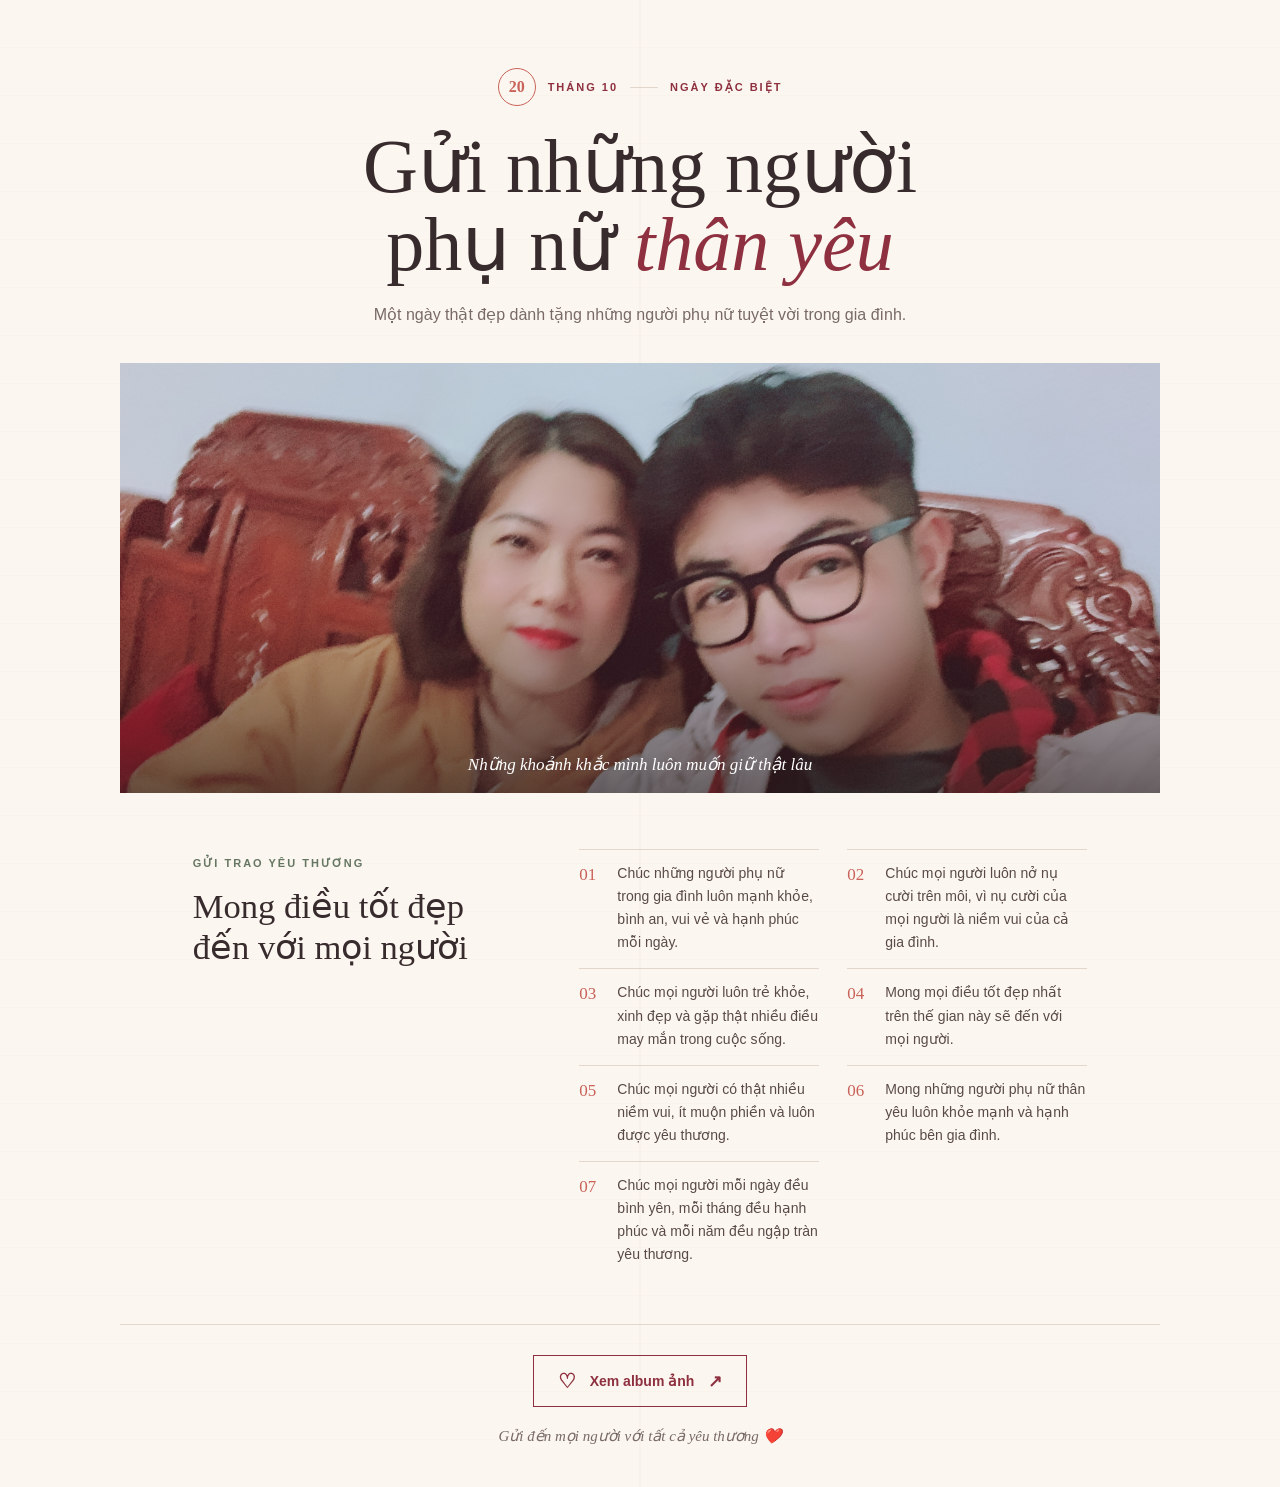
<file: index.html>
<!doctype html>
<html lang="vi">
  <head>
    <meta charset="UTF-8" />
    <meta name="viewport" content="width=device-width, initial-scale=1.0" />
    <title>Chúc Mừng 20/10 💗</title>
    <link rel="stylesheet" href="style.css" />
  </head>
  <body>
    <div class="hearts" id="hearts"></div>

    <main class="card">
      <header class="greeting-header">
        <p class="subtitle"><span>20</span> THÁNG 10 <i></i> NGÀY ĐẶC BIỆT</p>
        <h1>Gửi những người<br />phụ nữ <em>thân yêu</em></h1>
        <p class="intro">
          Một ngày thật đẹp dành tặng những người phụ nữ tuyệt vời trong gia
          đình.
        </p>
      </header>

      <figure class="hero-photo">
        <img
          src="./img/faceu_1643648922741.JPEG"
          alt="Khoảnh khắc ấm áp bên người thân trong gia đình"
        />
        <figcaption>Những khoảnh khắc mình luôn muốn giữ thật lâu</figcaption>
      </figure>

      <section class="wishes" aria-labelledby="wishes-title">
        <div class="section-heading">
          <p class="section-kicker">GỬI TRAO YÊU THƯƠNG</p>
          <h2 id="wishes-title">Mong điều tốt đẹp<br />đến với mọi người</h2>
        </div>

        <ol class="message">
          <li>
            Chúc những người phụ nữ trong gia đình luôn mạnh khỏe, bình an, vui
            vẻ và hạnh phúc mỗi ngày.
          </li>
          <li>
            Chúc mọi người luôn nở nụ cười trên môi, vì nụ cười của mọi người là
            niềm vui của cả gia đình.
          </li>
          <li>
            Chúc mọi người luôn trẻ khỏe, xinh đẹp và gặp thật nhiều điều may
            mắn trong cuộc sống.
          </li>
          <li>
            Mong mọi điều tốt đẹp nhất trên thế gian này sẽ đến với mọi người.
          </li>
          <li>
            Chúc mọi người có thật nhiều niềm vui, ít muộn phiền và luôn được
            yêu thương.
          </li>
          <li>
            Mong những người phụ nữ thân yêu luôn khỏe mạnh và hạnh phúc bên gia
            đình.
          </li>
          <li>
            Chúc mọi người mỗi ngày đều bình yên, mỗi tháng đều hạnh phúc và mỗi
            năm đều ngập tràn yêu thương.
          </li>
        </ol>
      </section>

      <a class="album-link" href="grallery.html">
        <span aria-hidden="true">♡</span> Xem album ảnh
        <span aria-hidden="true">↗</span>
      </a>

      <p class="signature">Gửi đến mọi người với tất cả yêu thương ❤️</p>
    </main>

    <script src="script.js"></script>
  </body>
</html>
</file>
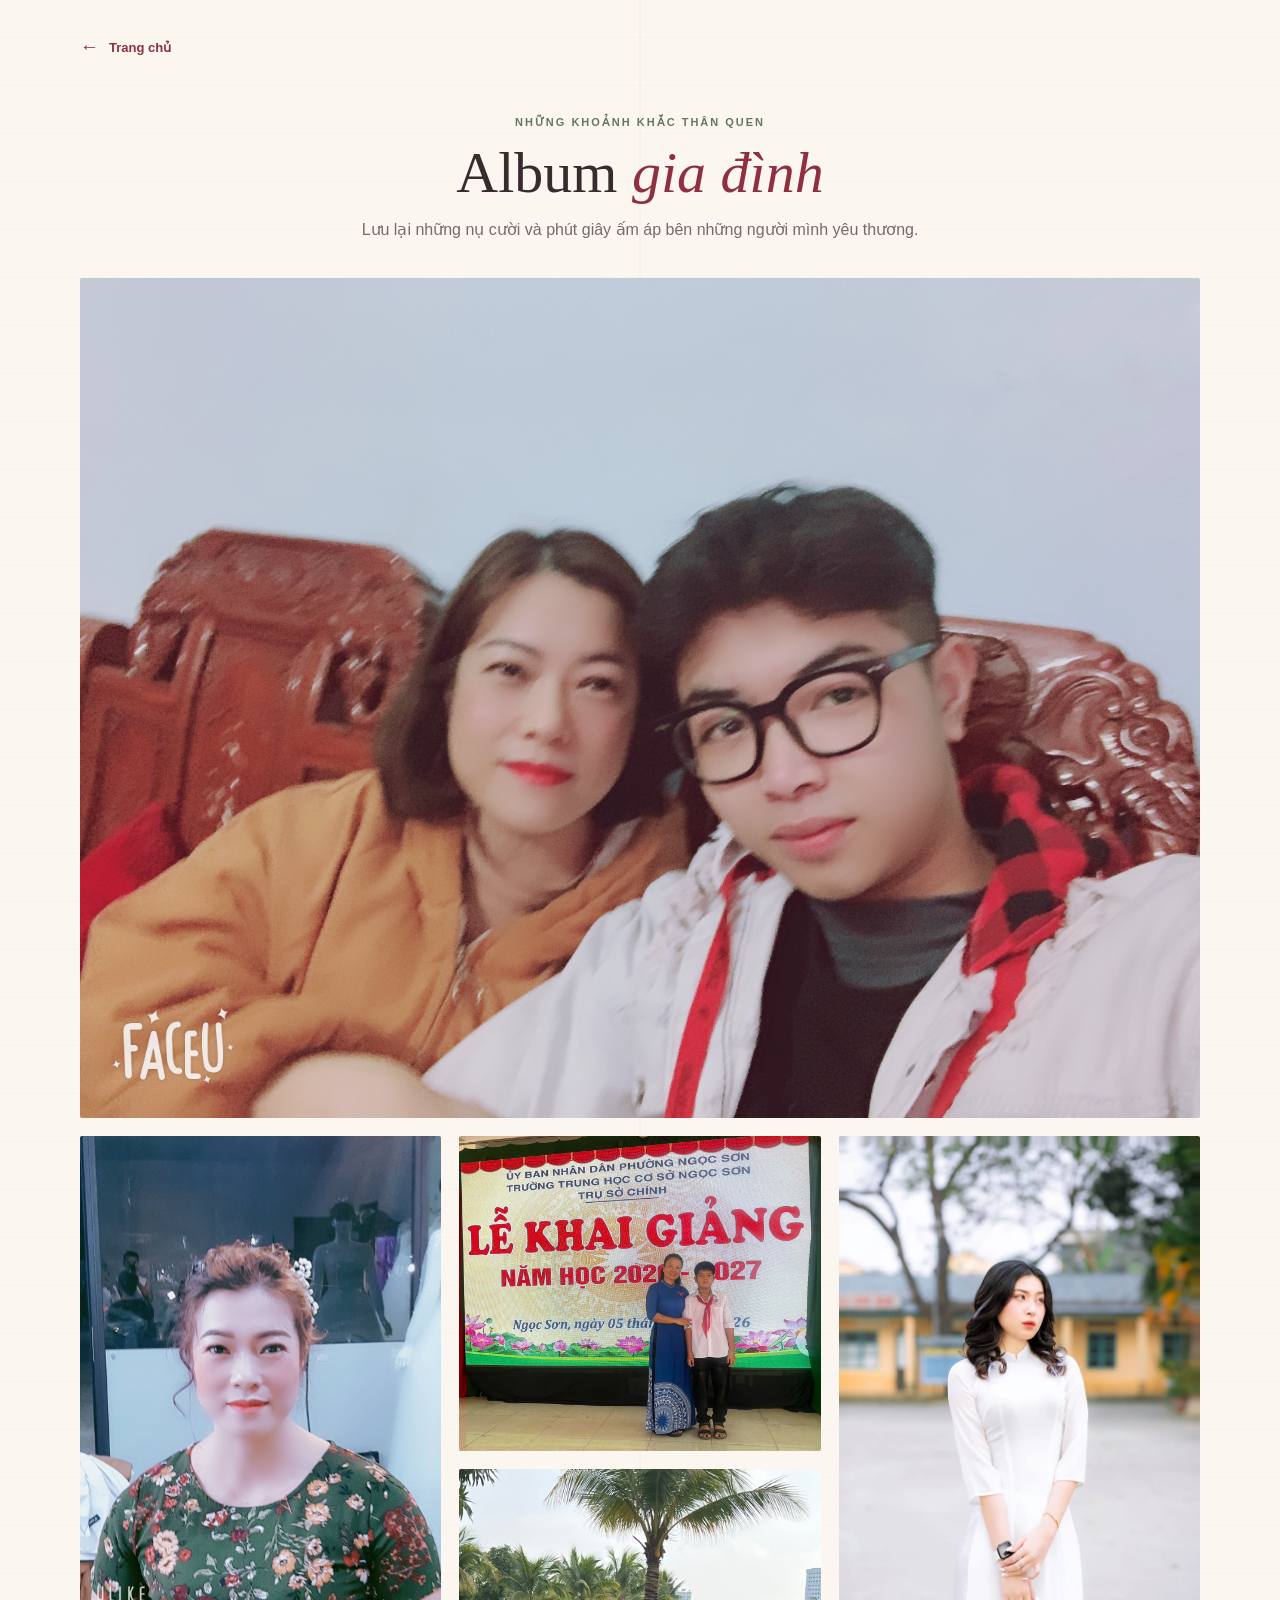
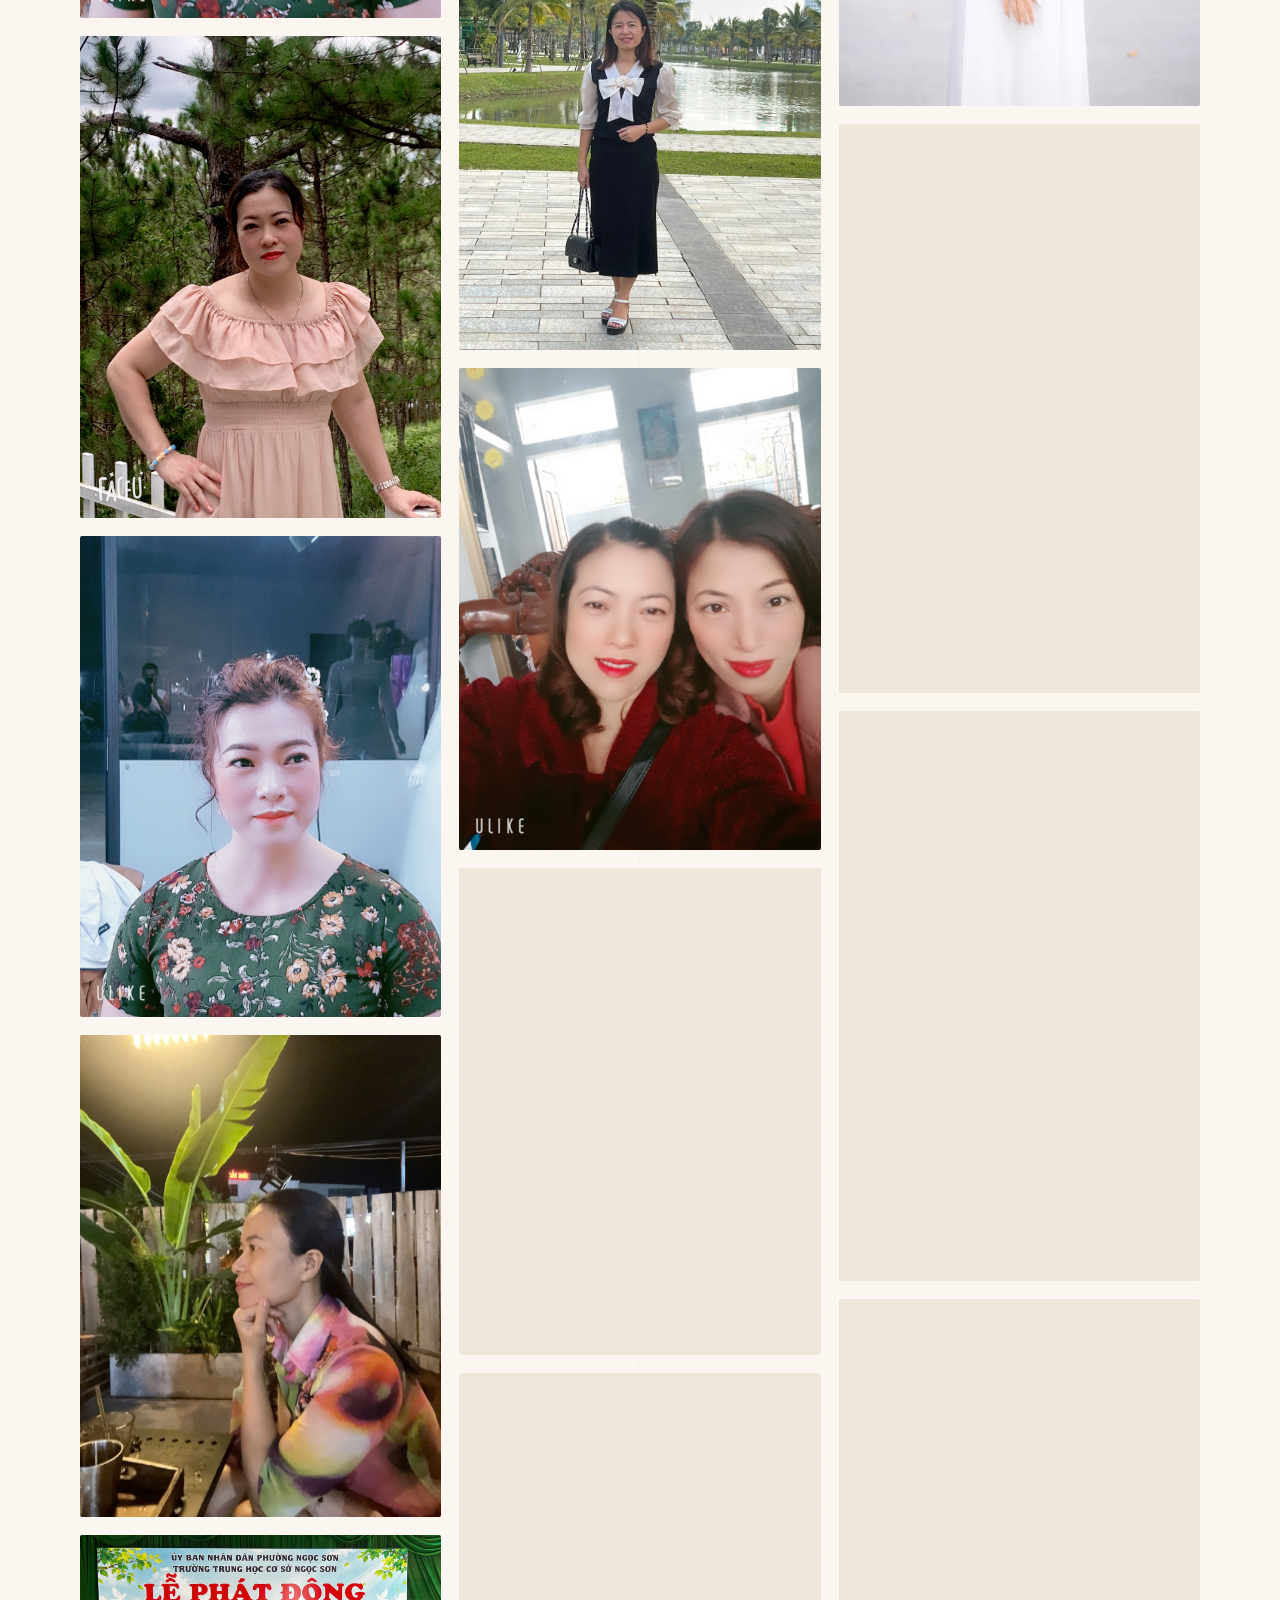
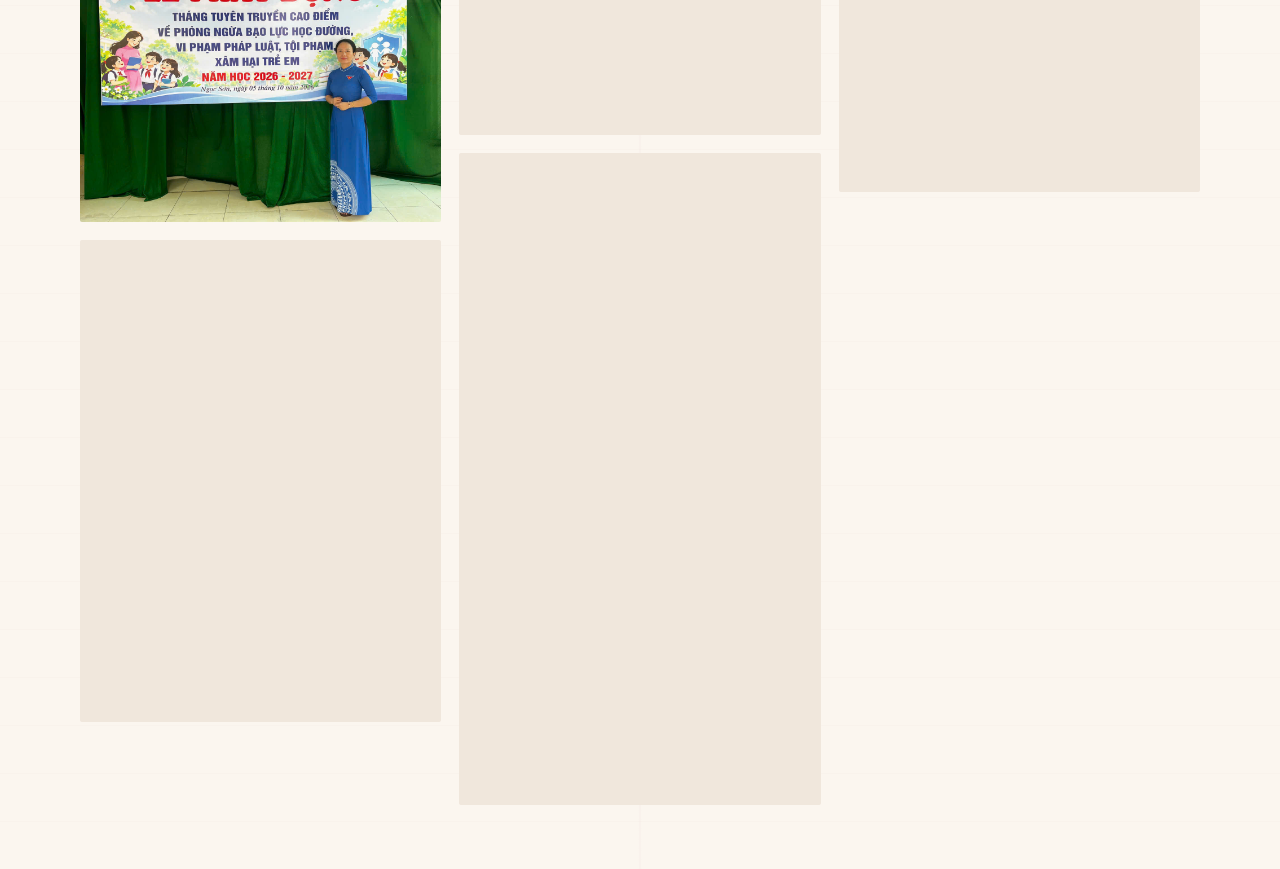
<file: grallery.html>
<!doctype html>
<html lang="vi">
  <head>
    <meta charset="UTF-8" />
    <meta name="viewport" content="width=device-width, initial-scale=1.0" />
    <meta name="theme-color" content="#fbf6ef" />
    <title>Album gia đình · 20/10</title>
    <link rel="stylesheet" href="style.css" />
  </head>
  <body class="gallery-page">
    <main class="gallery-shell">
      <a class="back-link" href="index.html">
        <span aria-hidden="true">←</span> Trang chủ
      </a>

      <header class="gallery-header">
        <p class="section-kicker">NHỮNG KHOẢNH KHẮC THÂN QUEN</p>
        <h1>Album <em>gia đình</em></h1>
        <p class="intro">
          Lưu lại những nụ cười và phút giây ấm áp bên những người mình yêu
          thương.
        </p>
      </header>

      <section class="gallery" aria-label="Ảnh gia đình">
        <img
          class="gallery-feature"
          src="./img/faceu_1643648922741.JPEG"
          alt="Khoảnh khắc ấm áp bên người thân trong gia đình"
          width="2880"
          height="2160"
          fetchpriority="high"
        />
        <div class="gallery-grid">
          <img
            src="./img/beauty_20200116191005.jpg"
            alt="Mẹ lập nè"
            width="1080"
            height="1440"
            loading="lazy"
            decoding="async"
          />
          <img
            src="./img/faceu_1656305009359.JPEG"
            alt="Mẹ lập xinh thí :>>"
            width="2160"
            height="2880"
            loading="lazy"
            decoding="async"
          />
          <img
            src="./img/beauty_20200116191012.jpg"
            alt="Há há"
            width="1080"
            height="1440"
            loading="lazy"
            decoding="async"
          />
          <img
            src="./img/1792498989629_7966953442903119734_7966953442903119734_cb0819820c4ac9bb6b419cbcb66eeb27.jpg"
            alt="Sau về bác hà mời cà phê nhá"
            width="958"
            height="1276"
            loading="lazy"
            decoding="async"
          />
          <img
            src="./img/1792498989651_7966953442903119734_7966953442903119734_4378e06fc318e235385d017863959ff0.jpg"
            alt="không biết nói gì luôn"
            width="1280"
            height="1018"
            loading="lazy"
            decoding="async"
          />
          <img
            src="./img/1792498989667_7966953442903119734_7966953442903119734_b5bafb4adc55791974e473126bf60d37.jpg"
            alt="slay quá"
            width="960"
            height="1280"
            loading="lazy"
            decoding="async"
          />
          <img
            src="./img/1792498989681_7966953442903119734_7966953442903119734_700edaec79cb8307f3b8a2e92f5ce676.jpg"
            alt="Khoa bẩn và bác hà"
            width="1280"
            height="1114"
            loading="lazy"
            decoding="async"
          />
          <img
            src="./img/1792499151226_7966953442903119734_7966953442903119734_7cfabb60aee1cc063792e4d7dfd26ed6.jpg"
            alt="Xin mãi mới cho ảnh"
            width="960"
            height="1280"
            loading="lazy"
            decoding="async"
          />
          <img
            src="./img/beauty_20190224095437.jpg"
            alt="20/10 zui vẻ"
            width="1080"
            height="1440"
            loading="lazy"
            decoding="async"
          />
          <img
            src="./img/GHFX9268.JPG"
            alt="Sau về cháu đòi lẩu nhá"
            width="1560"
            height="2104"
            loading="lazy"
            decoding="async"
          />
          <img
            src="./img/IMG_7240.JPG"
            alt="Tấm này bác thanh xinh thí"
            width="960"
            height="960"
            loading="lazy"
            decoding="async"
          />
          <img
            src="./img/IMG_7241.JPG"
            alt="Hôm này không được đi chơi này"
            width="1134"
            height="2048"
            loading="lazy"
            decoding="async"
          />
          <img
            src="./img/IMG_7242.JPG"
            alt="Chị tôi"
            width="761"
            height="1200"
            loading="lazy"
            decoding="async"
          />
          <img
            src="./img/IMG_7243.JPG"
            alt="khỏi phải bàn rồi"
            width="762"
            height="1200"
            loading="lazy"
            decoding="async"
          />
          <img
            src="./img/IMG_7244.JPG"
            alt="Khôn được đi chụp cùng"
            width="1297"
            height="2048"
            loading="lazy"
            decoding="async"
          />
          <img
            src="./img/IMG_7245.JPG"
            alt="Linh béo"
            width="1504"
            height="2048"
            loading="lazy"
            decoding="async"
          />
        </div>
      </section>
    </main>
    <script src="gallery.js" defer></script>
  </body>
</html>
</file>
<file: style.css>
:root {
  color-scheme: light;
  --paper: #fbf6ef;
  --paper-deep: #f0e7dc;
  --ink: #382b2d;
  --muted: #796a67;
  --wine: #8e303f;
  --coral: #c96259;
  --sage: #657762;
  --rule: #e4d6cb;
  --serif: Cambria, Georgia, "Times New Roman", serif;
  --sans: "Segoe UI", Tahoma, Arial, sans-serif;
}

* {
  box-sizing: border-box;
}

html {
  min-width: 320px;
  background: var(--paper);
}

body {
  position: relative;
  min-height: 100vh;
  margin: 0;
  overflow-x: hidden;
  color: var(--ink);
  font-family: var(--sans);
  background-color: var(--paper);
  background-image:
    linear-gradient(90deg, transparent 49.9%, #8e303f08 50%, transparent 50.1%),
    repeating-linear-gradient(0deg, transparent 0 47px, #8e303f08 48px);
}

.hearts {
  position: fixed;
  inset: 0;
  z-index: 0;
  overflow: hidden;
  pointer-events: none;
}

.card {
  position: relative;
  z-index: 1;
  width: min(100% - 48px, 1040px);
  margin: 0 auto;
  padding: 68px 0 42px;
  animation: appear 700ms ease both;
}

.greeting-header {
  max-width: 760px;
  margin: 0 auto 34px;
  text-align: center;
}

.subtitle,
.section-kicker {
  color: var(--wine);
  font-size: 11px;
  font-weight: 700;
  letter-spacing: 2px;
}

.subtitle {
  display: flex;
  align-items: center;
  justify-content: center;
  gap: 12px;
  margin: 0 0 22px;
}

.subtitle span {
  display: grid;
  width: 38px;
  aspect-ratio: 1;
  place-items: center;
  border: 1px solid var(--coral);
  border-radius: 50%;
  color: var(--coral);
  font-family: var(--serif);
  font-size: 16px;
  letter-spacing: 0;
}

.subtitle i {
  width: 28px;
  height: 1px;
  background: var(--rule);
}

h1,
h2,
p,
figure {
  margin-top: 0;
}

h1 {
  margin-bottom: 18px;
  font-family: var(--serif);
  font-size: clamp(42px, 6vw, 76px);
  font-weight: 400;
  line-height: 1.02;
}

h1 em {
  color: var(--wine);
  font-weight: 400;
}

.intro {
  max-width: 560px;
  margin: 0 auto;
  color: var(--muted);
  font-size: 16px;
  line-height: 1.75;
}

.hero-photo {
  position: relative;
  width: 100%;
  height: clamp(260px, 43vw, 430px);
  margin: 0 auto;
  overflow: hidden;
  background: #d5d9ca;
}

.hero-photo::after {
  position: absolute;
  inset: 55% 0 0;
  content: "";
  background: linear-gradient(transparent, #24191899);
  pointer-events: none;
}

.hero-photo img {
  display: block;
  width: 100%;
  height: 100%;
  object-fit: cover;
  object-position: center 53%;
}

.hero-photo figcaption {
  position: absolute;
  right: 22px;
  bottom: 18px;
  left: 22px;
  z-index: 1;
  color: white;
  font-family: var(--serif);
  font-size: 17px;
  font-style: italic;
  text-align: center;
}

.wishes {
  display: grid;
  grid-template-columns: minmax(230px, 0.8fr) minmax(0, 1.2fr);
  gap: 48px;
  padding: 56px 7% 44px;
  border-bottom: 1px solid var(--rule);
}

.section-heading {
  align-self: start;
  padding-top: 8px;
}

.section-kicker {
  margin-bottom: 16px;
  color: var(--sage);
}

h2 {
  margin-bottom: 0;
  font-family: var(--serif);
  font-size: clamp(28px, 3vw, 40px);
  font-weight: 400;
  line-height: 1.18;
}

.wishes .section-heading h2 {
  font-size: clamp(27px, 2.7vw, 36px);
}

.message {
  display: grid;
  grid-template-columns: repeat(2, minmax(0, 1fr));
  gap: 0 28px;
  margin: 0;
  padding: 0;
  list-style: none;
  counter-reset: wish;
}

.message li {
  position: relative;
  min-height: 82px;
  padding: 12px 0 14px 38px;
  border-top: 1px solid var(--rule);
  color: #594a47;
  font-size: 14px;
  line-height: 1.65;
  counter-increment: wish;
}

.message li::before {
  position: absolute;
  top: 11px;
  left: 0;
  color: var(--coral);
  content: "0" counter(wish);
  font-family: var(--serif);
  font-size: 17px;
}

.album-link {
  display: flex;
  width: fit-content;
  min-height: 52px;
  align-items: center;
  justify-content: center;
  gap: 14px;
  margin: 30px auto 0;
  padding: 0 24px;
  border: 1px solid var(--wine);
  color: var(--wine);
  font-size: 14px;
  font-weight: 700;
  text-decoration: none;
  transition:
    color 180ms ease,
    background-color 180ms ease,
    transform 180ms ease;
}

.album-link span:first-child {
  font-size: 20px;
}

.album-link span:last-child {
  font-size: 17px;
}

.album-link:hover {
  transform: translateY(-2px);
  color: white;
  background: var(--wine);
}

.album-link:focus-visible,
.back-link:focus-visible {
  outline: 3px solid var(--coral);
  outline-offset: 4px;
}

.signature {
  margin: 20px 0 0;
  color: var(--muted);
  font-family: var(--serif);
  font-size: 15px;
  font-style: italic;
  text-align: center;
}

.heart {
  position: fixed;
  bottom: -40px;
  pointer-events: none;
  animation: float-up linear forwards;
}

.gallery-page {
  padding: 26px 0 64px;
}

.gallery-shell {
  width: min(100% - 48px, 1120px);
  margin: 0 auto;
}

.back-link {
  display: inline-flex;
  min-height: 42px;
  align-items: center;
  gap: 10px;
  color: var(--wine);
  font-size: 13px;
  font-weight: 700;
  text-decoration: none;
}

.back-link span {
  font-size: 19px;
  transition: transform 180ms ease;
}

.back-link:hover span {
  transform: translateX(-4px);
}

.gallery-header {
  max-width: 720px;
  margin: 48px auto 34px;
  text-align: center;
}

.gallery-header .section-kicker {
  margin-bottom: 14px;
}

.gallery-header h1 {
  margin-bottom: 14px;
  font-size: clamp(36px, 5vw, 58px);
}

.gallery-header .intro {
  max-width: 600px;
}

.gallery {
  display: block;
}

.gallery-feature {
  display: block;
  width: 100%;
  height: auto;
  aspect-ratio: 4 / 3;
  object-fit: cover;
  margin-bottom: 18px;
  background: var(--paper-deep);
  border-radius: 2px;
  cursor: zoom-in;
  transition:
    filter 350ms ease,
    transform 500ms cubic-bezier(0.2, 0.75, 0.25, 1);
}

.gallery-feature:hover {
  filter: saturate(1.06);
  transform: scale(1.006);
}

.gallery-grid {
  columns: 3 260px;
  column-gap: 18px;
  column-fill: balance;
}

.gallery-grid img {
  display: block;
  width: 100%;
  height: auto;
  margin: 0 0 18px;
  break-inside: avoid;
  background: var(--paper-deep);
  border-radius: 2px;
  transition:
    filter 250ms ease,
    transform 350ms ease;
  cursor: zoom-in;
  transition:
    filter 300ms ease,
    transform 400ms cubic-bezier(0.2, 0.75, 0.25, 1);
}

.gallery-grid img:nth-child(3n + 1) {
  animation-delay: 60ms;
}

.gallery-grid img:nth-child(3n + 2) {
  animation-delay: 140ms;
}

.gallery-grid img:nth-child(3n) {
  animation-delay: 220ms;
}

.gallery-grid img:hover {
  position: relative;
  z-index: 1;
  filter: saturate(1.08) contrast(1.02);
  transform: scale(1.025);
}

.gallery-feature:focus-visible,
.gallery-grid img:focus-visible {
  outline: 3px solid var(--coral);
  outline-offset: 4px;
}

.lightbox {
  width: min(92vw, 1180px);
  max-width: none;
  max-height: 92vh;
  padding: 56px 64px 24px;
  overflow: visible;
  border: 1px solid #ffffff30;
  color: #fff;
  background: #211c1bd9;
  box-shadow: 0 24px 90px #0008;
}

.lightbox[open] {
  animation: lightbox-in 220ms ease both;
}

.lightbox::backdrop {
  background: #171313e8;
  backdrop-filter: blur(12px);
}

.lightbox-image {
  display: block;
  width: 100%;
  max-height: calc(92vh - 118px);
  object-fit: contain;
}

.lightbox-caption {
  margin: 16px 0 0;
  color: #f4e9df;
  font-family: var(--serif);
  font-size: 16px;
  text-align: center;
}

.lightbox-button {
  position: absolute;
  display: grid;
  width: 44px;
  height: 44px;
  place-items: center;
  border: 1px solid #ffffff55;
  border-radius: 50%;
  color: #fff;
  background: #ffffff12;
  font: inherit;
  font-size: 23px;
  cursor: pointer;
  transition:
    background-color 180ms ease,
    transform 180ms ease;
}

.lightbox-button:hover {
  transform: scale(1.06);
  background: #ffffff2b;
}

.lightbox-button:focus-visible {
  outline: 2px solid white;
  outline-offset: 3px;
}

.lightbox-close {
  top: 12px;
  right: 12px;
}

.lightbox-previous {
  top: 50%;
  left: 10px;
  transform: translateY(-50%);
}

.lightbox-next {
  top: 50%;
  right: 10px;
  transform: translateY(-50%);
}

.lightbox-previous:hover,
.lightbox-next:hover {
  transform: translateY(-50%) scale(1.06);
}

@keyframes lightbox-in {
  from {
    opacity: 0;
    transform: translateY(10px) scale(0.985);
  }

  to {
    opacity: 1;
    transform: translateY(0) scale(1);
  }
}

@keyframes float-up {
  to {
    transform: translateY(-110vh) rotate(18deg);
    opacity: 0;
  }
}

@keyframes appear {
  from {
    opacity: 0;
    transform: translateY(16px);
  }

  to {
    opacity: 1;
    transform: translateY(0);
  }
}

@media (max-width: 700px) {
  .card {
    width: min(100% - 32px, 540px);
    padding-top: 44px;
  }

  .greeting-header {
    margin-bottom: 26px;
  }

  h1 {
    font-size: clamp(40px, 11vw, 58px);
  }

  .intro {
    font-size: 14px;
  }

  .hero-photo {
    height: 300px;
  }

  .wishes {
    grid-template-columns: 1fr;
    gap: 24px;
    padding: 38px 4% 30px;
  }

  .message {
    grid-template-columns: 1fr;
  }

  .message li {
    min-height: 0;
  }

  .gallery-page {
    padding-top: 14px;
  }

  .gallery-shell {
    width: min(100% - 32px, 540px);
  }

  .gallery-header {
    margin: 34px auto 24px;
  }

  .gallery-feature {
    margin-bottom: 10px;
  }

  .gallery-grid {
    column-count: 2;
    column-width: auto;
    column-gap: 10px;
  }

  .gallery-grid img {
    margin-bottom: 10px;
  }

  .lightbox {
    width: 100vw;
    max-height: 100dvh;
    padding: 56px 16px 20px;
    border: 0;
  }

  .lightbox-image {
    max-height: calc(100dvh - 122px);
  }

  .lightbox-button {
    width: 40px;
    height: 40px;
  }

  .lightbox-previous {
    left: 4px;
  }

  .lightbox-next {
    right: 4px;
  }
}

@media (max-width: 420px) {
  .card,
  .gallery-shell {
    width: calc(100% - 28px);
  }

  .subtitle {
    gap: 8px;
    font-size: 9px;
    letter-spacing: 1.5px;
  }

  .hero-photo {
    height: 250px;
  }

  .hero-photo figcaption {
    font-size: 15px;
  }
}

@media (prefers-reduced-motion: reduce) {
  *,
  *::before,
  *::after {
    scroll-behavior: auto !important;
    animation-duration: 0.01ms !important;
    animation-iteration-count: 1 !important;
    transition-duration: 0.01ms !important;
  }
}
</file>
